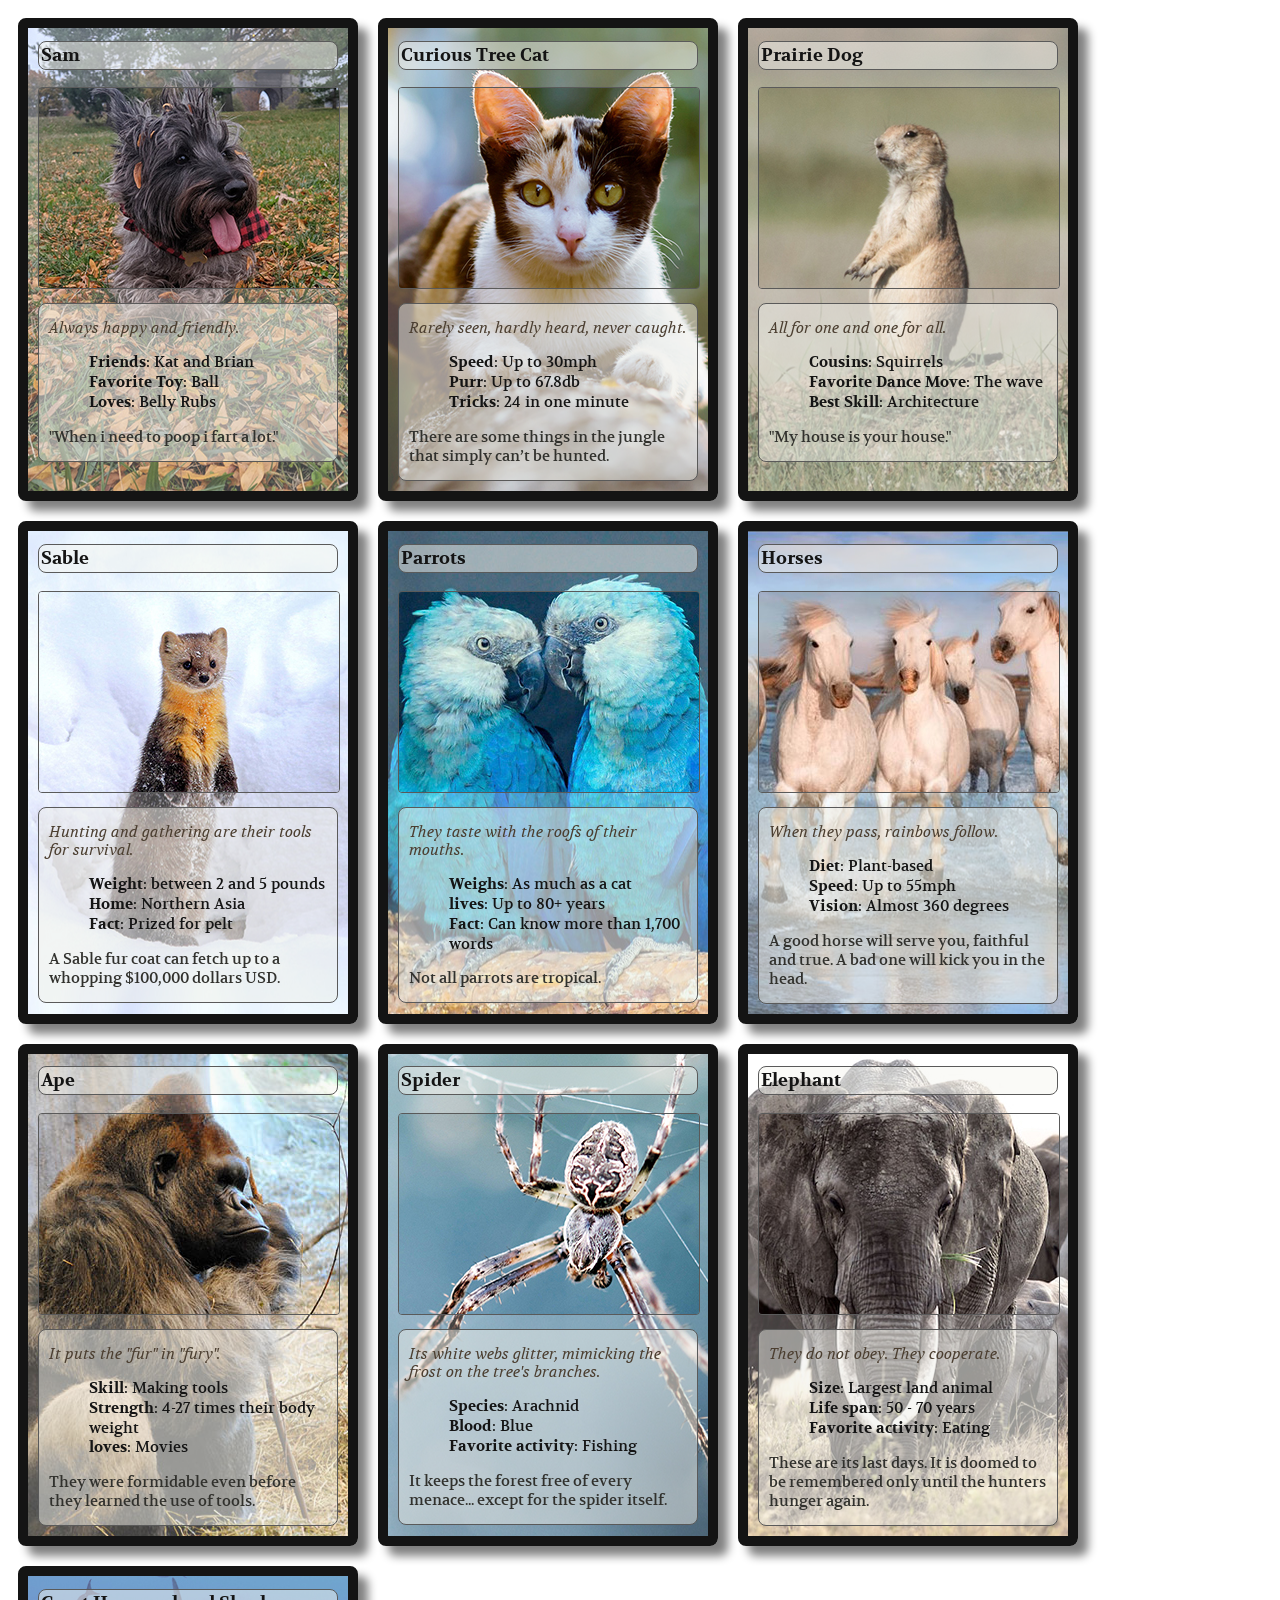
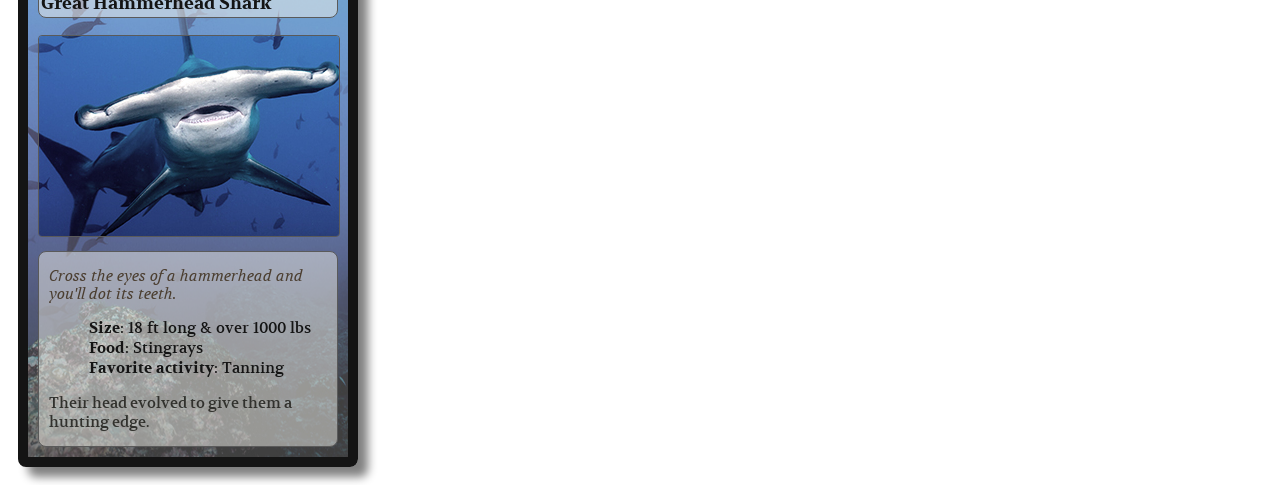
<file: index.html>
<!DOCTYPE html>
<html>
<head>
	<meta charset="utf-8">
	<title>Animal Trading Cards</title>
	<link rel="stylesheet" href="styles.css">
</head>
<body>
	<div class="background sam">
	    <h3>Sam</h3>
		<img src="front_image_Sam.jpg" alt="sammy" class="img">
		<div class="info">
			<p class="facts">Always happy and friendly.</p>
			<ul>
				<li><span>Friends</span>: Kat and Brian</li>
				<li><span>Favorite Toy</span>: Ball</li>
				<li><span>Loves</span>: Belly Rubs</li>
			</ul>
			<p class="about">"When i need to poop i fart a lot."</p>
		</div>
    </div>
    <div class="background cat">
		<h3>Curious Tree Cat</h3>
		<img src="front_image_cat.jpg" alt="Cat face" class="img">
		<div class="info">
			<p class="facts">Rarely seen, hardly heard, never caught.</p>
			<ul>
				<li><span>Speed</span>: Up to 30mph</li>
				<li><span>Purr</span>: Up to 67.8db</li>
				<li><span>Tricks</span>: 24 in one minute</li>
			</ul>
			<p class="about">There are some things in the jungle that simply can’t be hunted.</p>
		</div>
    </div>
    <div class="background pdog">
		<h3>Prairie Dog</h3>
		<img src="front_image_pdog.jpg" alt="prairie dog" class="img">
		<div class="info">
		    <p class="facts">All for one and one for all.</p>
			<ul>
				<li><span>Cousins</span>: Squirrels</li>
				<li><span>Favorite Dance Move</span>: The wave</li>
				<li><span>Best Skill</span>: Architecture</li>
			</ul>
			<p class="about">"My house is your house."</p>
		</div>
    </div>
    <div class="background sable">
		<h3>Sable</h3>
		<img src="front_image_sable.jpg" alt="sable in snow" class="img">
		<div class="info">
		    <p class="facts">Hunting and gathering are their tools for survival.</p>
			<ul>
				<li><span>Weight</span>: between 2 and 5 pounds</li>
				<li><span>Home</span>: Northern Asia</li>
				<li><span>Fact</span>: Prized for pelt</li>
			</ul>
			<p class="about"> A Sable fur coat can fetch up to a whopping $100,000 dollars USD.</p>
		</div>
    </div>
    <div class="background birds">
		<h3>Parrots</h3>
		<img src="front_image_birds.jpg" alt="birds in tree" class="img">
		<div class="info">
		    <p class="facts">They taste with the roofs of their mouths.</p>
			<ul>
				<li><span>Weighs</span>: As much as a cat</li>
				<li><span>lives</span>: Up to 80+ years</li>
				<li><span>Fact</span>: Can know more than 1,700 words</li>
			</ul>
			<p class="about"> Not all parrots are tropical.</p>
		</div>
	</div>
	<div class="background horses">
		<h3>Horses</h3>
		<img src="front_image_horse.jpg" alt="horses at beach" class="img">
		<div class="info">
		    <p class="facts">When they pass, rainbows follow.</p>
			<ul>
				<li><span>Diet</span>: Plant-based</li>
				<li><span>Speed</span>: Up to 55mph</li>
				<li><span>Vision</span>: Almost 360 degrees</li>
			</ul>
			<p class="about"> A good horse will serve you, faithful and 
				true. A bad one will kick you in the head.</p>
		</div>
	</div>
	<div class="background ape">
		<h3>Ape</h3>
		<img src="front_image_ape.jpg" alt="Ape" class="img">
		<div class="info">
		    <p class="facts">It puts the "fur" in "fury".</p>
			<ul>
				<li><span>Skill</span>: Making tools</li>
				<li><span>Strength</span>: 4-27 times their body weight</li>
				<li><span>loves</span>: Movies</li>
			</ul>
			<p class="about"> They were formidable even before they 
				learned the use of tools.</p>
		</div>
	</div>
	<div class="background spider">
		<h3>Spider</h3>
		<img src="front_image_spider.jpg" alt="spider" class="img">
		<div class="info">
		    <p class="facts">Its white webs glitter, mimicking 
				the frost on the tree's branches.</p>
			<ul>
				<li><span>Species</span>: Arachnid</li>
				<li><span>Blood</span>: Blue</li>
				<li><span>Favorite activity</span>: Fishing</li>
			</ul>
			<p class="about">It keeps the forest free of every menace... 
				except for the spider itself. </p>
		</div>
	</div>
	<div class="background elephant">
		<h3>Elephant</h3>
		<img src="front_image_elephant.jpg" alt="Elephant" class="img">
		<div class="info">
		    <p class="facts">They do not obey. They cooperate.</p>
			<ul>
				<li><span>Size</span>: Largest land animal</li>
				<li><span>Life span</span>: 50 - 70 years</li>
				<li><span>Favorite activity</span>: Eating</li>
			</ul>
			<p class="about">These are its last days. It is doomed to be remembered 
				only until the hunters hunger again. </p>
		</div>
	</div>
	<div class="background shark">
		<h3>Great Hammerhead Shark</h3>
		<img src="front_image_shark.jpg" alt="Shark" class="img">
		<div class="info">
		    <p class="facts">Cross the eyes of a hammerhead
				 and you'll dot its teeth.</p>
			<ul>
				<li><span>Size</span>: 18 ft long & over 1000 lbs</li>
				<li><span>Food</span>: Stingrays</li>
				<li><span>Favorite activity</span>: Tanning</li>
			</ul>
			<p class="about">Their head evolved to give them a hunting edge.</p>
		</div>
	</div>
    
</body>



</html>
</file>
<file: styles.css>
@import url('https://fonts.googleapis.com/css2?family=Volkhov');

body {
    font-family: 'Volkhov';
    font-size: 15px;
    display: flex;
    flex-wrap: wrap;
}

.background {
    background-repeat: no-repeat;
    width: 300px;
    margin: 10px;
    border: 10px solid rgb(20, 20, 20);
    border-radius: 8px;
    padding: 10px;
    box-shadow: 10px 10px 10px grey;
    
}

.sam {
    background-image: url(back_image_Sam.jpg);
}

.cat {
    background-image: url(back_image_cat.jpg);
}

.pdog {
    background-image: url(back_image_pdog.jpg);
}

.sable {
    background-image: url(back_image_sable.jpg);
}

.birds {
    background-image: url(back_image_birds.jpg);
}

.horses {
    background-image: url(back_image_horse.jpg);
}

.ape {
    background-image: url(back_image_ape.jpg);
}

.spider {
    background-image: url(back_image_spider.jpg);
}

.elephant {
    background-image: url(back_image_elephant.jpg);
}

.shark {
    background-image: url(back_image_shark.jpg);
}

h3 {
    margin-top: 2.72px; 
    color: rgb(20, 20, 20);
    border: 1px solid rgb(90, 90, 90);
    border-radius: 8px;
    padding: 2px;
    background-color: rgba(245, 245, 239, 0.5);     
}

.info {
    border: 1px solid rgb(90, 90, 90);
    border-radius: 8px;
    margin-top: 10px;
    padding-left: 10px;
    padding-right: 10px;
    background-color: rgba(240, 240, 234, 0.5);
    
}

.facts {
    font-style: italic;
    color: rgb(75, 62, 48);
}

span {
    font-weight: bold;
}

ul{
    color: rgb(20, 20, 20);
    word-spacing: 1px;
}

li {
    list-style-type: none;
}

.about {
    color: rgb(49, 49, 45);
}

img {
    border: 1px solid rgb(90, 90, 90);
    border-radius: 4px;
}
</file>
